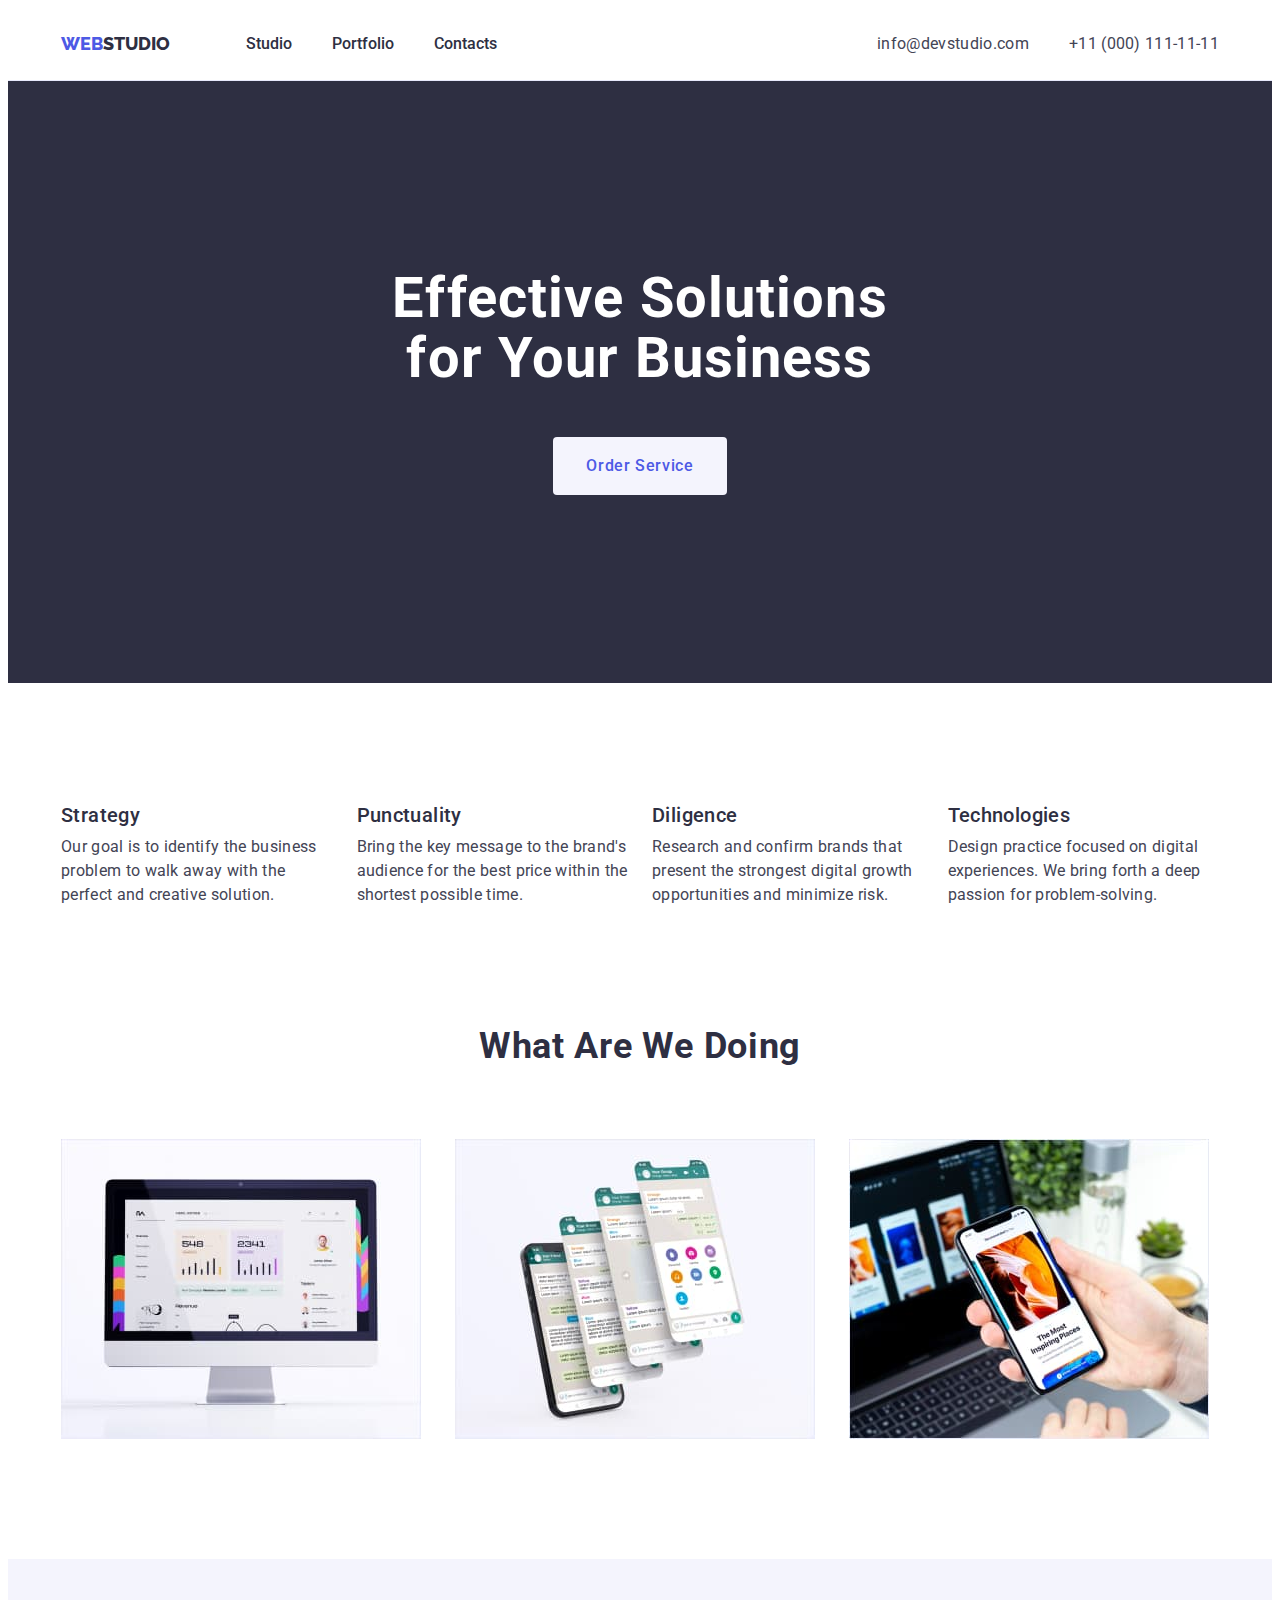
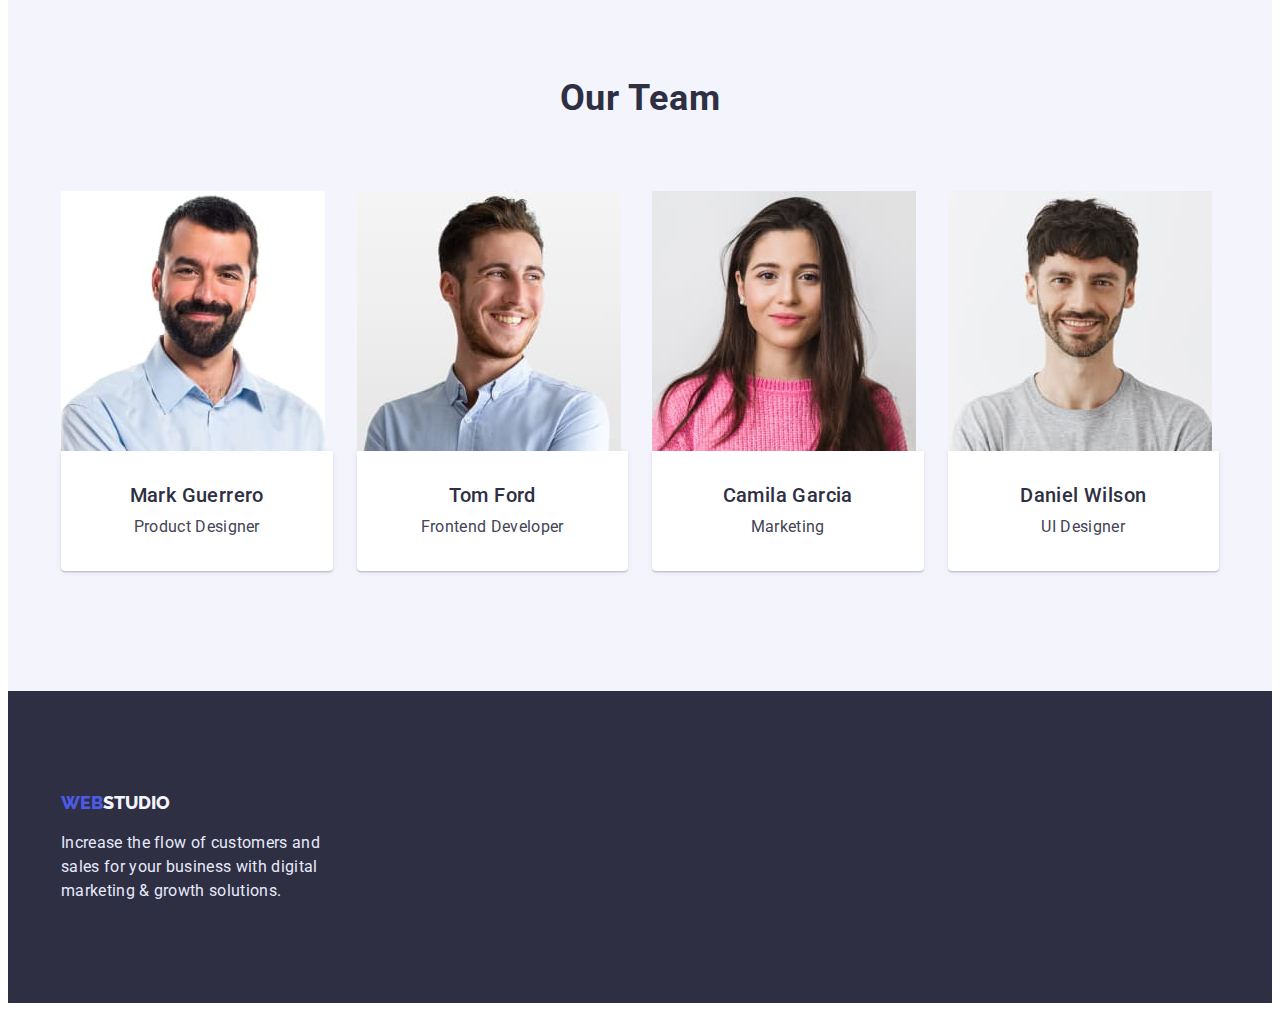
<file: index.html>
<!DOCTYPE html>
<html lang="en">
  <head>
    <meta charset="UTF-8" />
    <meta http-equiv="X-UA-Compatible" content="IE=edge" />
    <meta name="viewport" content="width=device-width, initial-scale=1.0" />
    <title>WebStudio</title>
    <link rel="preconnect" href="https://fonts.googleapis.com" />
    <link rel="preconnect" href="https://fonts.gstatic.com" crossorigin />
    <link
      href="https://fonts.googleapis.com/css2?family=Raleway:wght@800&family=Roboto:wght@400;500;700&display=swap"
      rel="stylesheet"
    />
    <link
      rel="stylesheet"
      href="https://cdnjs.cloudflare.com/ajax/libs/modern-normalize/1.1.0/modern-normalize.min.css"
      integrity="sha512-wpPYUAdjBVSE4KJnH1VR1HeZfpl1ub8YT/NKx4PuQ5NmX2tKuGu6U/JRp5y+Y8XG2tV+wKQpNHVUX03MfMFn9Q=="
      crossorigin="anonymous"
      referrerpolicy="no-referrer"
    />
    <link rel="stylesheet" href="./css/styles.css" />
  </head>
  <body>
    <!-- Header -->
    <header class="header">
      <div class="container header-container">
        <nav class="header-navigation">
          <a href="./index.html" class="header-logo link">
            <span class="logo-web">Web</span>Studio</a
          >
          <ul class="header-list list">
            <li class="header-item">
              <a href="" class="header-link link">Studio</a>
            </li>
            <li class="header-item">
              <a href="./portfolio.html" class="header-link link">Portfolio</a>
            </li>
            <li class="header-item">
              <a href="" class="header-link link">Contacts</a>
            </li>
          </ul>
        </nav>
        <address class="header-address">
          <ul class="address-list list">
            <li class="address-item">
              <a href="mailto:info@devstudio.com" class="address-mail link"
                >info@devstudio.com</a
              >
            </li>
            <li class="address-item">
              <a href="tel:+110001111111" class="address-tel link"
                >+11 (000) 111-11-11</a
              >
            </li>
          </ul>
        </address>
      </div>
    </header>

    <!-- Main -->
    <main>
      <!-- Hero -->

      <section class="hero">
        <div class="container hero-container">
          <h1 class="hero-title">Effective Solutions for Your Business</h1>
          <button type="button" class="hero-btn btn">Order Service</button>
        </div>
      </section>

      <!-- Features -->

      <section class="features section">
        <div class="container">
          <h2 class="features-title visually-hidden">Our features</h2>
          <ul class="features-list list">
            <li class="features-item">
              <h3 class="features-subtitle subtitle">Strategy</h3>
              <p class="features-descr description">
                Our goal is to identify the business problem to walk away with
                the perfect and creative solution.
              </p>
            </li>
            <li class="features-item">
              <h3 class="features-subtitle subtitle">Punctuality</h3>
              <p class="features-descr description">
                Bring the key message to the brand's audience for the best price
                within the shortest possible time.
              </p>
            </li>
            <li class="features-item">
              <h3 class="features-subtitle subtitle">Diligence</h3>
              <p class="features-descr description">
                Research and confirm brands that present the strongest digital
                growth opportunities and minimize risk.
              </p>
            </li>
            <li class="features-item">
              <h3 class="features-subtitle subtitle">Technologies</h3>
              <p class="features-descr description">
                Design practice focused on digital experiences. We bring forth a
                deep passion for problem-solving.
              </p>
            </li>
          </ul>
        </div>
      </section>

      <!-- Functions -->

      <section class="functions section">
        <div class="container">
          <h2 class="functions-title title">What are we doing</h2>
          <ul class="functions-list list">
            <li class="functions-item">
              <img src="./images/img1.1.jpg" alt="Statistics" width="360" />
            </li>
            <li class="functions-item">
              <img
                src="./images/img2.1.jpg"
                alt="Updated features"
                width="360"
              />
            </li>
            <li class="functions-item">
              <img src="./images/img3.1.jpg" alt="Phone app" width="360" />
            </li>
          </ul>
        </div>
      </section>

      <!-- Team -->

      <section class="team section">
        <div class="container team-container">
          <h2 class="team-title title">Our Team</h2>
          <ul class="team-list list">
            <li class="team-item">
              <img
                src="./images/per1.1.jpg"
                alt="A man with a beard"
                width="264"
              />
              <div class="team-names">
                <h3 class="team-subtitle subtitle">Mark Guerrero</h3>
                <p class="team-item-descr description">Product Designer</p>
              </div>
            </li>
            <li class="team-item">
              <img
                src="./images/per2.1.jpg"
                alt="A man with a beard №2"
                width="264"
              />
              <div class="team-names">
                <h3 class="team-subtitle subtitle">Tom Ford</h3>
                <p class="team-item-descr description">Frontend Developer</p>
              </div>
            </li>
            <li class="team-item">
              <img
                src="./images/per3.1.jpg"
                alt="Woman with long hair"
                width="264"
              />
              <div class="team-names">
                <h3 class="team-subtitle subtitle">Camila Garcia</h3>
                <p class="team-item-descr description">Marketing</p>
              </div>
            </li>
            <li class="team-item">
              <img
                src="./images/per4.1.jpg"
                alt="A man with a beard №3"
                width="264"
              />
              <div class="team-names">
                <h3 class="team-subtitle subtitle">Daniel Wilson</h3>
                <p class="team-item-descr description">UI Designer</p>
              </div>
            </li>
          </ul>
        </div>
      </section>
    </main>

    <!-- Footer -->
    <footer class="footer">
      <div class="container footer-container">
        <a href="./index.html" class="footer-logo link">
          <span class="logo-web">Web</span>Studio</a
        >
        <p class="footer-descr">
          Increase the flow of customers and sales for your business with
          digital marketing & growth solutions.
        </p>
      </div>
    </footer>
  </body>
</html>
</file>
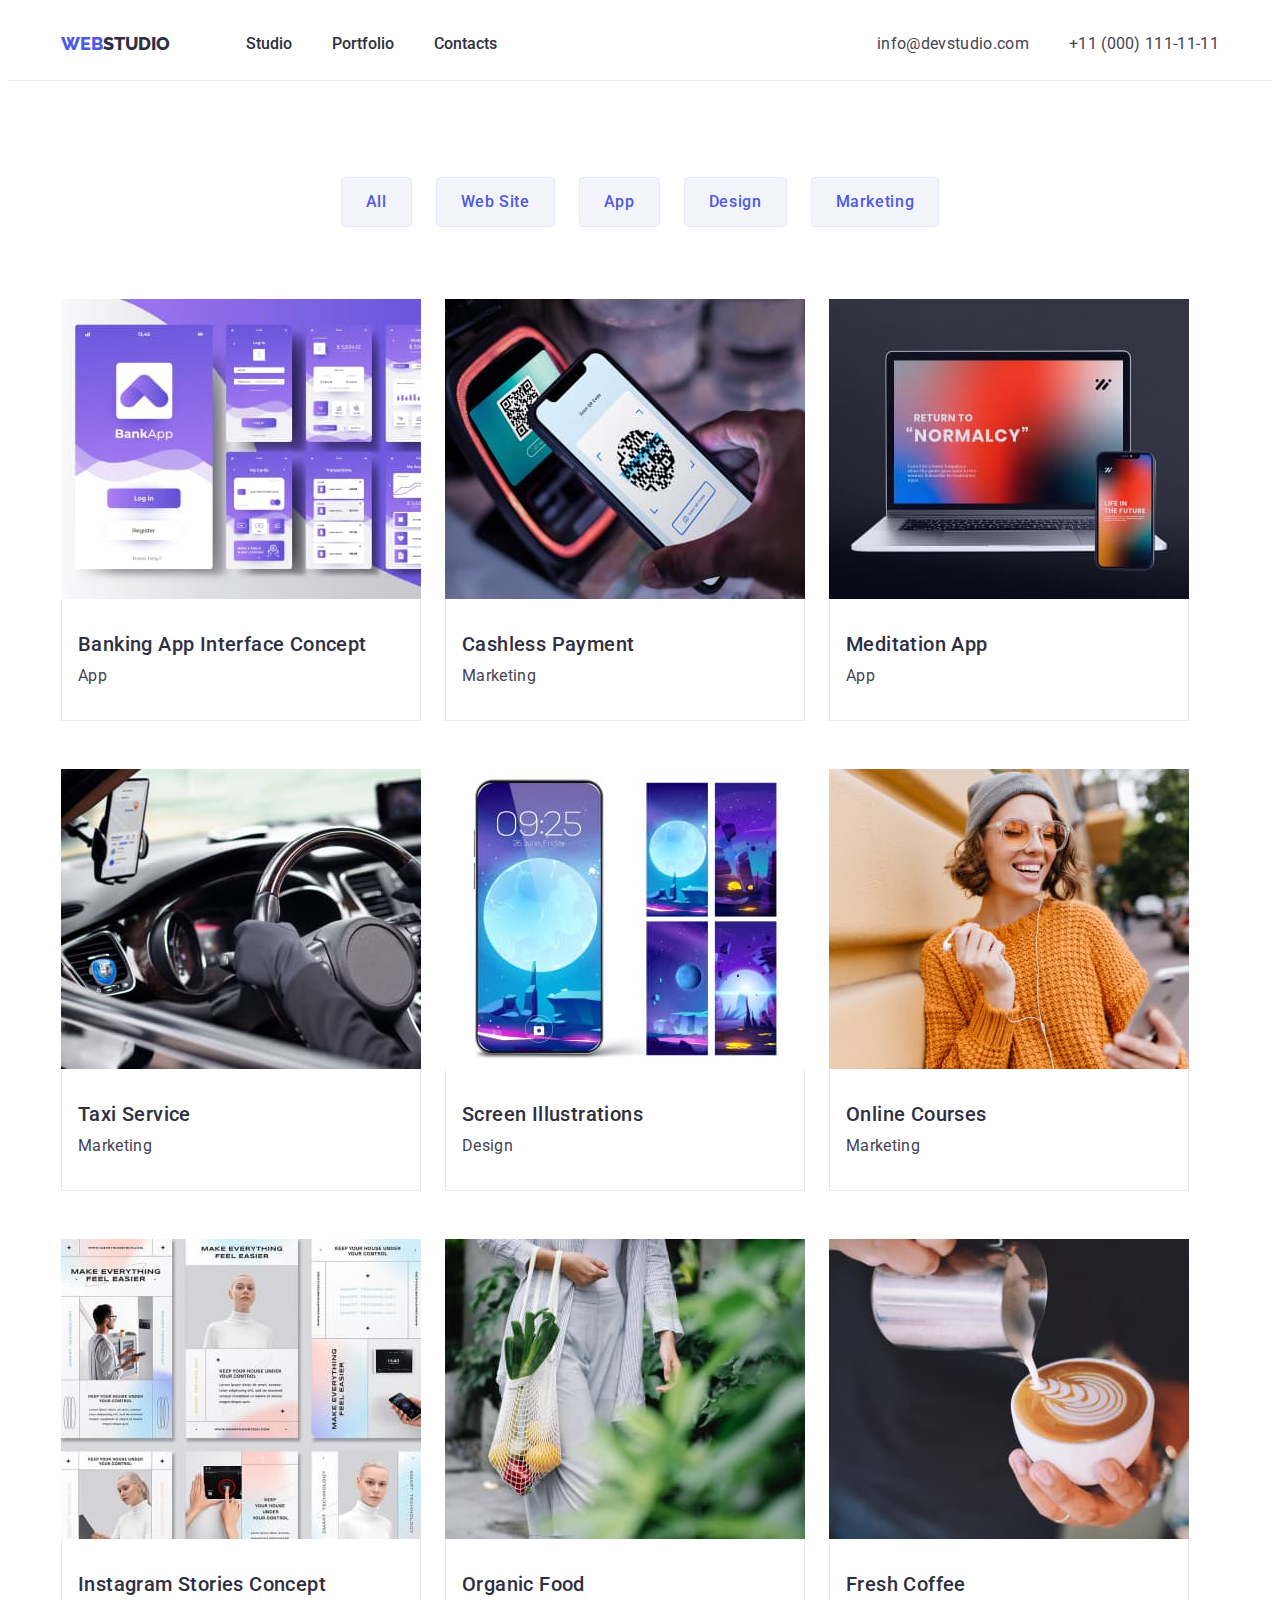
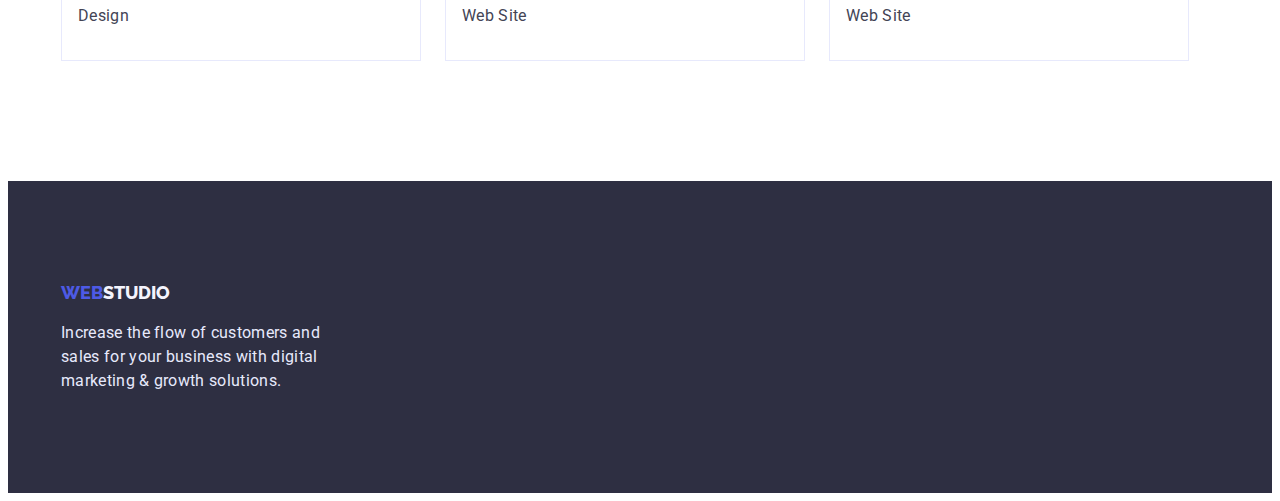
<file: portfolio.html>
<!DOCTYPE html>
<html lang="en">
  <head>
    <meta charset="UTF-8" />
    <meta http-equiv="X-UA-Compatible" content="IE=edge" />
    <meta name="viewport" content="width=device-width, initial-scale=1.0" />
    <title>Portfolio</title>
    <link rel="preconnect" href="https://fonts.googleapis.com" />
    <link rel="preconnect" href="https://fonts.gstatic.com" crossorigin />
    <link
      href="https://fonts.googleapis.com/css2?family=Raleway:wght@800&family=Roboto:wght@400;500;700&display=swap"
      rel="stylesheet"
    />
    <link
      rel="stylesheet"
      href="https://cdnjs.cloudflare.com/ajax/libs/modern-normalize/1.1.0/modern-normalize.min.css"
      integrity="sha512-wpPYUAdjBVSE4KJnH1VR1HeZfpl1ub8YT/NKx4PuQ5NmX2tKuGu6U/JRp5y+Y8XG2tV+wKQpNHVUX03MfMFn9Q=="
      crossorigin="anonymous"
      referrerpolicy="no-referrer"
    />
    <link rel="stylesheet" href="./css/styles.css" />
  </head>
  <body>
    <!-- Header -->
    <header class="header">
      <div class="container header-container">
        <nav class="header-navigation">
          <a href="./index.html" class="header-logo link">
            <span class="logo-web">Web</span>Studio</a
          >
          <ul class="header-list list">
            <li class="header-item">
              <a href="./index.html" class="header-link link">Studio</a>
            </li>
            <li class="header-item">
              <a href="./portfolio.html" class="header-link link">Portfolio</a>
            </li>
            <li class="header-item">
              <a href="" class="header-link link">Contacts</a>
            </li>
          </ul>
        </nav>
        <address class="header-address">
          <ul class="address-list list">
            <li class="address-item">
              <a href="mailto:info@devstudio.com" class="address-mail link"
                >info@devstudio.com</a
              >
            </li>
            <li class="address-item">
              <a href="tel:+110001111111" class="address-tel link"
                >+11 (000) 111-11-11</a
              >
            </li>
          </ul>
        </address>
      </div>
    </header>

    <!-- Portfolio section -->
    <main>
      <section class="portfolio section">
        <div class="container portfolio-container">
          <h1 class="portfolio-title visually-hidden">Portfolio</h1>
          <ul class="portfolio-btn-list list">
            <li class="portfolio-btn-item">
              <button type="button" class="portfolio-btn btn">All</button>
            </li>
            <li class="portfolio-btn-item">
              <button type="button" class="portfolio-btn btn">Web Site</button>
            </li>
            <li class="portfolio-btn-item">
              <button type="button" class="portfolio-btn btn">App</button>
            </li>
            <li class="portfolio-btn-item">
              <button type="button" class="portfolio-btn btn">Design</button>
            </li>
            <li class="portfolio-btn-item">
              <button type="button" class="portfolio-btn btn">Marketing</button>
            </li>
          </ul>

          <!-- portfolio images -->

          <ul class="portfolio-img-list list">
            <li class="potfolio-item">
              <a href="" class="portfolio-link link"
                ><img
                  src="./images/portfolio1.jpg"
                  alt="Banking App"
                  width="360"
                />

                <div class="portfolio-text">
                  <h2 class="portfolio-img-subtitle subtitle">
                    Banking App Interface Concept
                  </h2>
                  <p class="portfolio-descr description">App</p>
                </div></a
              >
            </li>
            <li class="potfolio-item">
              <a href="" class="portfolio-link link"
                ><img
                  src="./images/portfolio2.jpg"
                  alt="Cashless Payment"
                  width="360"
                />
                <div class="portfolio-text">
                  <h2 class="portfolio-img-subtitle subtitle">
                    Cashless Payment
                  </h2>
                  <p class="portfolio-descr description">Marketing</p>
                </div></a
              >
            </li>
            <li class="potfolio-item">
              <a href="" class="portfolio-link link"
                ><img
                  src="./images/portfolio3.jpg"
                  alt="Meditation App"
                  width="360"
                />
                <div class="portfolio-text">
                  <h2 class="portfolio-img-subtitle subtitle">
                    Meditation App
                  </h2>
                  <p class="portfolio-descr description">App</p>
                </div></a
              >
            </li>
            <li class="potfolio-item">
              <a href="" class="portfolio-link link"
                ><img
                  src="./images/portfolio4.jpg"
                  alt="Taxi Service"
                  width="360"
                />
                <div class="portfolio-text">
                  <h2 class="portfolio-img-subtitle subtitle">Taxi Service</h2>
                  <p class="portfolio-descr description">Marketing</p>
                </div></a
              >
            </li>
            <li class="potfolio-item">
              <a href="" class="portfolio-link link"
                ><img
                  src="./images/portfolio5.jpg"
                  alt="Screen Illustrations"
                  width="360"
                />
                <div class="portfolio-text">
                  <h2 class="portfolio-img-subtitle subtitle">
                    Screen Illustrations
                  </h2>
                  <p class="portfolio-descr description">Design</p>
                </div></a
              >
            </li>
            <li class="potfolio-item">
              <a href="" class="portfolio-link link"
                ><img
                  src="./images/portfolio6.jpg"
                  alt="Online Courses"
                  width="360"
                />
                <div class="portfolio-text">
                  <h2 class="portfolio-img-subtitle subtitle">
                    Online Courses
                  </h2>
                  <p class="portfolio-descr description">Marketing</p>
                </div></a
              >
            </li>
            <li class="potfolio-item">
              <a href="" class="portfolio-link link"
                ><img
                  src="./images/portfolio7.jpg"
                  alt="Instagram Stories Concept"
                  width="360"
                />
                <div class="portfolio-text">
                  <h2 class="portfolio-img-subtitle subtitle">
                    Instagram Stories Concept
                  </h2>
                  <p class="portfolio-descr description">Design</p>
                </div></a
              >
            </li>
            <li class="potfolio-item">
              <a href="" class="portfolio-link link"
                ><img
                  src="./images/portfolio8.jpg"
                  alt="Organic Food"
                  width="360"
                />
                <div class="portfolio-text">
                  <h2 class="portfolio-img-subtitle subtitle">Organic Food</h2>
                  <p class="portfolio-descr description">Web Site</p>
                </div></a
              >
            </li>
            <li class="potfolio-item">
              <a href="" class="portfolio-link link"
                ><img
                  src="./images/portfolio9.jpg"
                  alt="Fresh Coffee"
                  width="360"
                />
                <div class="portfolio-text">
                  <h2 class="portfolio-img-subtitle subtitle">Fresh Coffee</h2>
                  <p class="portfolio-descr description">Web Site</p>
                </div></a
              >
            </li>
          </ul>
        </div>
      </section>
    </main>

    <!-- Footer -->

    <footer class="footer">
      <div class="container footer-container">
        <a href="./index.html" class="footer-logo link">
          <span class="logo-web">Web</span>Studio</a
        >
        <p class="footer-descr">
          Increase the flow of customers and sales for your business with
          digital marketing & growth solutions.
        </p>
      </div>
    </footer>
  </body>
</html>
</file>
<file: css/styles.css>
:root {
    --main-title-color: #2E2F42;
    --text-color: #434455;
    --accent-color: #4D5AE5;
    --white-color: #fff;
    --second-accent-color: #404BBF;
    --background-color: #F4F4FD;
    --second-background-color: #E7E9FC;
}


body {
    font-family: 'Roboto', sans-serif;
    color: var(--text-color);
}


.link {
    text-decoration: none;
}

.list {
    list-style: none;
    margin: 0;
    padding: 0;
}

.title {
    font-weight: 700;
    font-size: 36px;
    line-height: 1.11;
    text-align: center;
    letter-spacing: 0.02em;
    text-transform: capitalize;
    color: var(--main-title-color);
}

.subtitle {
    font-weight: 500;
    font-size: 20px;
    line-height: 1.2;
    letter-spacing: 0.02em;
    color: var(--main-title-color);
}

.btn {
    font-family: inherit;
    font-weight: 500;
    font-size: 16px;
    line-height: 1.5;
    letter-spacing: 0.04em;
    cursor: pointer;
    border-radius: 4px;
    border: 1px solid var(--second-background-color);

}

.description {
    font-size: 16px;
    line-height: 1.5;
    letter-spacing: 0.02em;

}

.visually-hidden {
    position: absolute;
    width: 1px;
    height: 1px;
    margin: -1px;
    border: 0;
    padding: 0;

    white-space: nowrap;
    clip-path: inset(100%);
    clip: rect(0 0 0 0);
    overflow: hidden;
}

.container {
    /* outline: 2px solid red; */
    max-width: 1158px;
    padding: 0 15px;
    margin: 0 auto;
}

.section {
    padding: 120px 0;
    /* padding-top: 120px;
    padding-bottom: 120px; */
}

h1,
h2,
h3,
h4,
h5,
h6,
p,
ul {
    margin: 0;
    padding: 0;
}

img {
    display: block;
    max-width: 100%;
    height: auto;
}


/* -------------Header------------- */

.header {
    border-bottom: 1px solid var(--second-background-color);
}

.header-container {
    display: flex;
    align-items: center;
    padding-top: 24px;
    padding-bottom: 24px;

}

.header-logo {
    font-family: 'Raleway', sans-serif;
    font-weight: 800;
    font-size: 18px;
    line-height: 1.33;
    text-transform: uppercase;
    color: var(--main-title-color);
    margin-right: 76px;

}

.header-list {
    display: flex;
    gap: 40px;

}

.header-navigation {
    display: flex;
    align-items: center;
}



.logo-web {
    color: var(--accent-color);
}



.header-link {
    font-weight: 500;
    font-size: 16px;
    line-height: 1.5;
    color: var(--main-title-color);
    padding: 24px 0;
}

.header-link:hover,
.header-link:focus {
    color: var(--accent-color);
}

/* Address */

.header-address {
    margin-left: auto;
}

.address-list {
    display: flex;

}

.address-item:not(:last-child) {
    margin-right: 40px;
}


.address-mail,
.address-tel {
    font-family: 'Roboto', sans-serif;
    font-style: normal;
    font-weight: 400;
    font-size: 16px;
    line-height: 1.5;
    letter-spacing: 0.02em;
    color: var(--text-color);
    padding: 24px 0;

}

.address-mail:hover,
.address-mail:focus {
    color: var(--accent-color);
}

.address-tel:hover,
.address-tel:focus {
    color: var(--accent-color);
}



/* -------------Hero------------- */

.hero {
    background-color: var(--main-title-color);
    padding-top: 188px;
    padding-bottom: 188px;
}


.hero-title {
    max-width: 530px;
    margin: 0 auto 48px;

    font-weight: 700;
    font-size: 56px;
    line-height: 1.07;
    text-align: center;
    letter-spacing: 0.02em;
    color: var(--white-color);

}


.hero-btn {
    display: block;
    margin: 0 auto;
    padding: 16px 32px;

    color: var(--accent-color);
    background-color: var(--background-color);
    border: 1px solid transparent;



}

.hero-btn:hover,
.hero-btn:focus {
    color: var(--white-color);
    background-color: var(--accent-color);
}

/* ------------features------------- */

.features-list {
    display: flex;
    gap: 24px;
}

.features-item {
    width: calc((100% - 72px) / 4);
}

.features-subtitle {
    margin-bottom: 8px;
}


/* -------------functions----------- */

.functions {
    padding-top: 0;
}

.functions-title {
    margin-bottom: 72px;
}

.functions-list {
    display: flex;

    flex-wrap: wrap;

    gap: 24px;

}


.functions-item {
    /* outline: 2px solid blue; */
    width: calc((100% - 48px) / 3);

}


/* --------------team---------------- */

.team {
    background-color: var(--background-color);
}


.team-title {
    margin-bottom: 72px;
}

.team-subtitle {
    text-align: center;
    margin-bottom: 8px;
}

.team-list {
    display: flex;
    flex-wrap: wrap;
    gap: 24px;
}

.team-item {
    /* outline: 2px solid blue; */
    width: calc((100% - 72px) / 4);
}

.team-names {
    background-color: var(--white-color);
    padding: 32px 16px;
    box-shadow: 0px 1px 6px rgba(46, 47, 66, 0.08), 0px 1px 1px rgba(46, 47, 66, 0.16), 0px 2px 1px rgba(46, 47, 66, 0.08);
    border-radius: 0px 0px 4px 4px;
}

.team-item-descr {
    text-align: center;
}


/* --------------footer------------ */
.footer {
    background-color: var(--main-title-color);
    padding: 100px 0;
}


.footer-logo {
    font-family: 'Raleway', sans-serif;
    font-weight: 800;
    font-size: 18px;
    line-height: 1.33;
    text-transform: uppercase;
    color: var(--background-color);

}


.footer-descr {
    font-size: 16px;
    line-height: 1.5;
    letter-spacing: 0.02em;
    color: var(--second-background-color);
    max-width: 264px;
    margin-top: 16px;
}


/* -----------------------SECOND PAGE----------------------- */


/* ----------------portfolio--------------- */

.portfolio {
    padding-top: 96px;
}

.portfolio-btn-list {
    display: flex;
    justify-content: center;
    margin-bottom: 72px;
    gap: 24px;
}

.portfolio-btn {
    padding: 12px 24px;
    color: var(--accent-color);
    background-color: var(--background-color);
    border: 1px solid var(--second-background-color);
}

.portfolio-btn:hover,
.portfolio-btn:focus {
    color: var(--white-color);
    background-color: var(--second-accent-color);
}

.portfolio-img-list {
    display: flex;
    flex-wrap: wrap;
    column-gap: 24px;
    row-gap: 48px;

}

.portfolio-text {
    padding-top: 32px;
    padding-bottom: 32px;
    padding-left: 16px;
    border: 1px solid var(--second-background-color);
    border-top: 1px solid transparent;
}

.portfolio-img-subtitle {
    margin-bottom: 8px;
    color: var(--main-title-color);
}

.portfolio-descr {
    color: var(--text-color);
}
</file>
